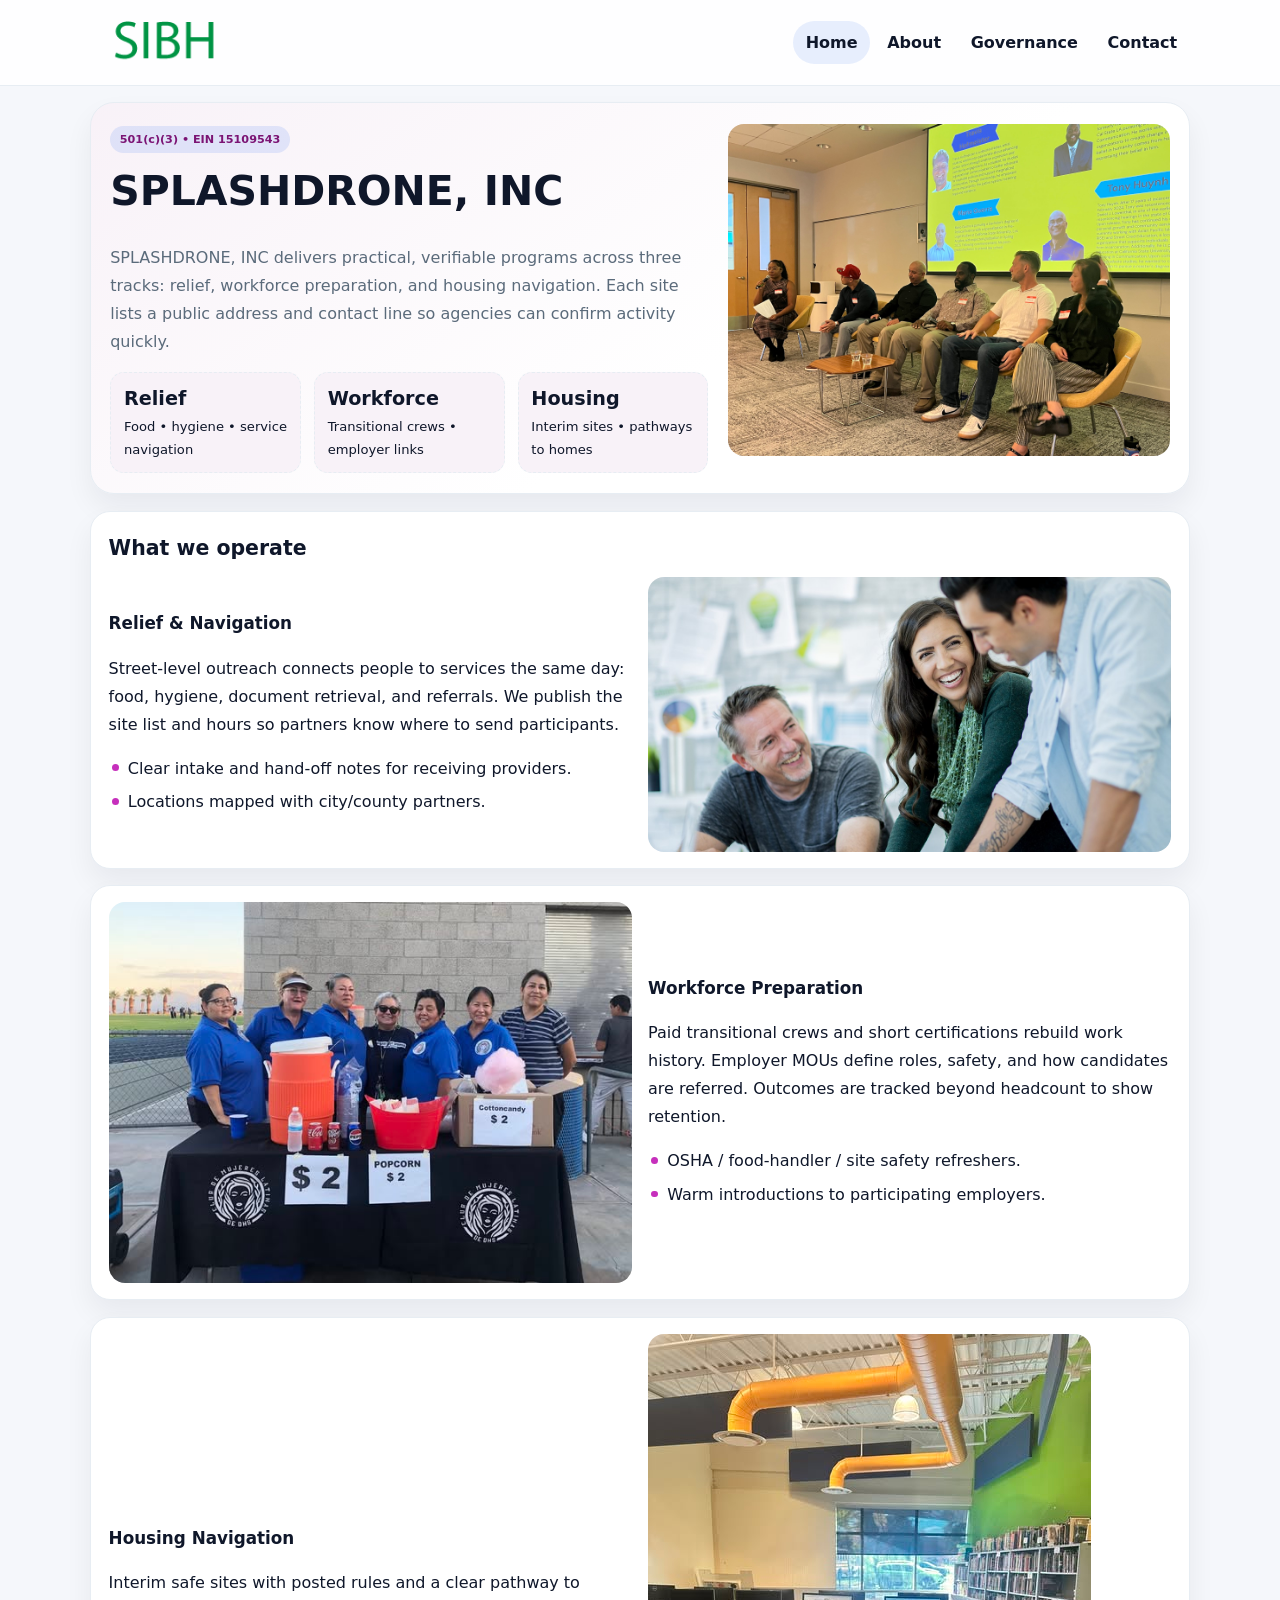
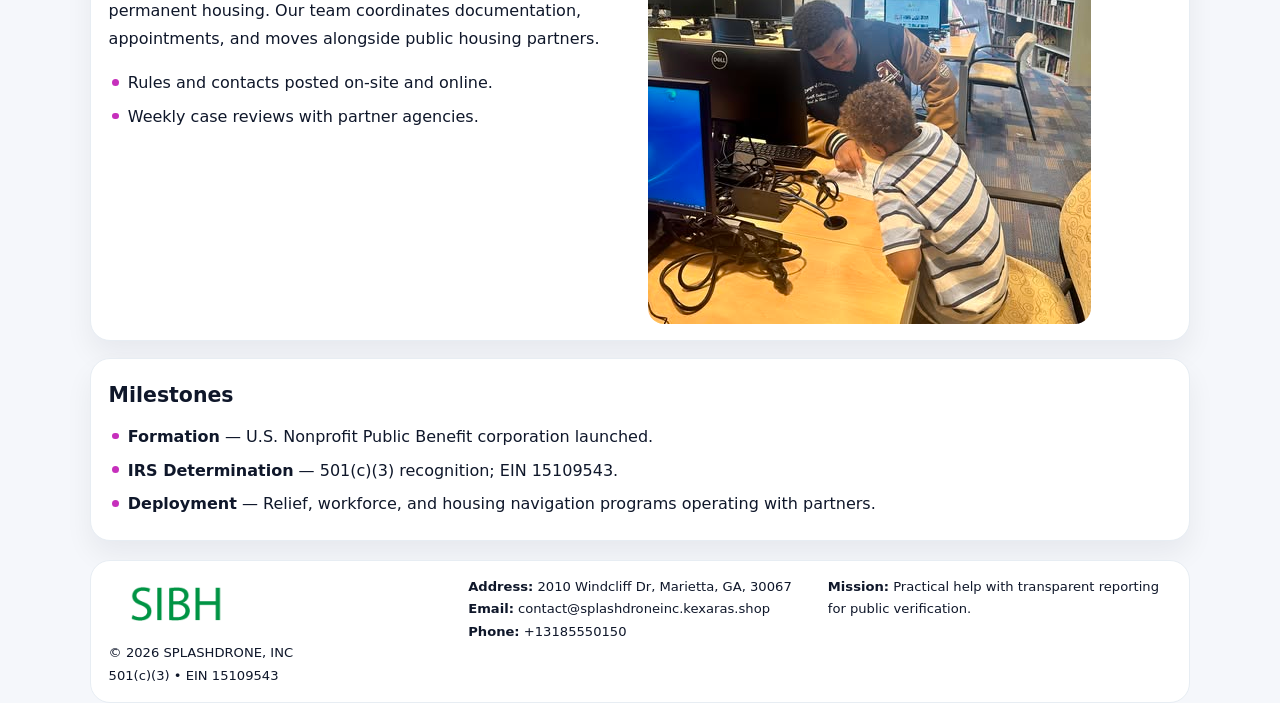
<file: index.html>
<!doctype html><html lang="en"><head>
<meta charset="utf-8">
<meta name="viewport" content="width=device-width,initial-scale=1">
<title>SPLASHDRONE, INC – Nonprofit • 2025</title>
<link rel="stylesheet" href="assets/styles.css">
<link rel="icon" href="images/logo.png">
<meta name="data-ein" content="15109543">
<meta name="data-name" content="SPLASHDRONE, INC">
  <meta name="description" content="Dedicated to community services, education, and direct relief, SPLASHDRONE, INC collaborates with neighbors and partners to deliver practical help and long-term impact.">
</head><body>
<div style="position:absolute;left:-9999px;top:-9999px;opacity:0" data-uniq="{{UNIQUE_BLOB}}">
  <span>Dedicated to community services, education, and direct relief, SPLASHDRONE, INC collaborates with neighbors and partners to deliver practical help and long-term impact.</span><svg width="12" height="12" viewBox="0 0 12 12" xmlns="http://www.w3.org/2000/svg"><circle cx="6" cy="6" r="5" fill="#0f766e"/></svg><img src="images/relief.jpg" width="1" height="1" alt="" loading="lazy"/>
</div>

<header class="header">
  <div class="cdf27ad5c2f">
    <a href="index.html"><img src="images/logo.png" alt=""></a>
    <div class="links">
      <a class="active" href="index.html">Home</a>
      <a href="about.html">About</a>
      <a href="governance.html">Governance</a>
      <a href="contact.html">Contact</a>
    </div>
  </div>
</header>

<section class="mast">
  <div>
    <span class="c1a6b6a48a6">501(c)(3) • EIN 15109543</span>
    <h1>SPLASHDRONE, INC</h1>
    <p>SPLASHDRONE, INC delivers practical, verifiable programs across three tracks: relief, workforce preparation, and housing navigation. Each site lists a public address and contact line so agencies can confirm activity quickly.</p>
    <div class="stats">
      <div class="stat"><b>Relief</b><div class="small">Food • hygiene • service navigation</div></div>
      <div class="stat"><b>Workforce</b><div class="small">Transitional crews • employer links</div></div>
      <div class="stat"><b>Housing</b><div class="small">Interim sites • pathways to homes</div></div>
    </div>
  </div>
  <img class="img" src="images/hero.jpg" alt="Program hero">
</section>

<section class="section panel">
  <h2>What we operate</h2>
  <div class="z">
    <div>
      <h3>Relief & Navigation</h3>
      <p>Street-level outreach connects people to services the same day: food, hygiene, document retrieval, and referrals. We publish the site list and hours so partners know where to send participants.</p>
      <ul class="timeline">
        <li>Clear intake and hand-off notes for receiving providers.</li>
        <li>Locations mapped with city/county partners.</li>
      </ul>
    </div>
    <img class="img" src="images/relief.jpg" alt="">
  </div>
</section>

<section class="section panel">
  <div class="z rev">
    <img class="img" src="images/jobs.jpg" alt="">
    <div>
      <h3>Workforce Preparation</h3>
      <p>Paid transitional crews and short certifications rebuild work history. Employer MOUs define roles, safety, and how candidates are referred. Outcomes are tracked beyond headcount to show retention.</p>
      <ul class="timeline">
        <li>OSHA / food-handler / site safety refreshers.</li>
        <li>Warm introductions to participating employers.</li>
      </ul>
    </div>
  </div>
</section>

<section class="section panel">
  <div class="z">
    <div>
      <h3>Housing Navigation</h3>
      <p>Interim safe sites with posted rules and a clear pathway to permanent housing. Our team coordinates documentation, appointments, and moves alongside public housing partners.</p>
      <ul class="timeline">
        <li>Rules and contacts posted on-site and online.</li>
        <li>Weekly case reviews with partner agencies.</li>
      </ul>
    </div>
    <img class="img" src="images/land.jpg" alt="">
  </div>
</section>

<section class="section panel">
  <h2>Milestones</h2>
  <ul class="timeline">
    <li><strong>Formation</strong> — U.S. Nonprofit Public Benefit corporation launched.</li>
    <li><strong>IRS Determination</strong> — 501(c)(3) recognition; EIN 15109543.</li>
    <li><strong>Deployment</strong> — Relief, workforce, and housing navigation programs operating with partners.</li>
  </ul>
</section>

<footer>
  <div class="footer">
    <div>
      <img src="images/logo.png" style="width:135px;margin-bottom:.35rem" alt="">
      <div class="small">© <span id="y"></span> SPLASHDRONE, INC</div>
      <div class="small">501(c)(3) • EIN 15109543</div>
    </div>
    <div>
      <div class="small"><strong>Address:</strong> 2010 Windcliff Dr, Marietta, GA, 30067</div>
      <div class="small"><strong>Email:</strong> <a href="mailto:contact@splashdroneinc.kexaras.shop">contact@splashdroneinc.kexaras.shop</a></div>
      <div class="small"><strong>Phone:</strong> <a href="tel:+13185550150">+13185550150</a></div>
    </div>
    <div>
      <div class="small"><strong>Mission:</strong> Practical help with transparent reporting for public verification.</div>
    </div>
  </div>
</footer>

<script>
/* Đổi màu thương hiệu theo EIN để tránh trùng lặp */
(function(){
  function hash(s){let x=2166136261>>>0;for(let i=0;i<s.length;i++){x^=s.charCodeAt(i);x=(x*16777619)>>>0;}return x>>>0;}
  const k = hash((document.querySelector('meta[name="data-ein"]')?.content||document.querySelector('meta[name="data-name"]')?.content||'0').replace(/\s+/g,''));
  const H=k%360,S=56+(k%14),L=48;
  const r=document.documentElement;
  r.style.setProperty('--brand',`hsl(${H} ${S}% ${L}%)`);
  r.style.setProperty('--brand-ink',`hsl(${H} ${Math.min(96,S+10)}% ${Math.max(22,L-20)}%)`);
  r.style.setProperty('--soft',`hsl(${H} ${Math.max(30,S-30)}% 96%)`);
  document.getElementById('y').textContent=new Date().getFullYear();
})();
</script>
</body></html>
</file>
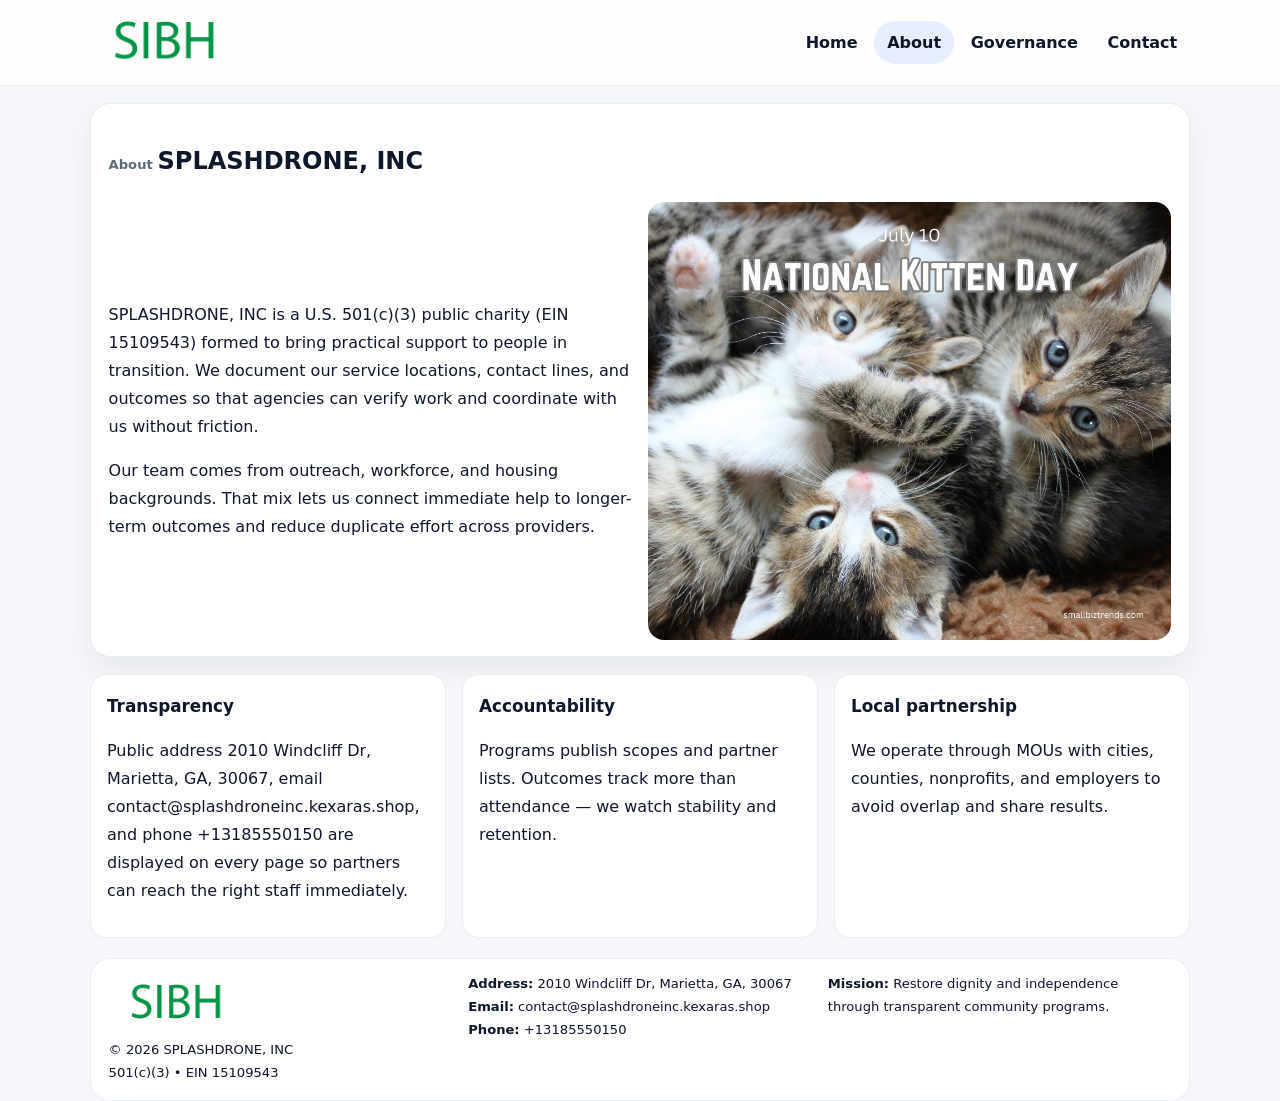
<file: about.html>
<!doctype html><html lang="en"><head>
<meta charset="utf-8">
<meta name="viewport" content="width=device-width,initial-scale=1">
<title>SPLASHDRONE, INC – Nonprofit • 2025</title>
<link rel="stylesheet" href="assets/styles.css">
<link rel="icon" href="images/logo.png">
  <meta name="description" content="Dedicated to community services, education, and direct relief, SPLASHDRONE, INC collaborates with neighbors and partners to deliver practical help and long-term impact.">
</head><body>
<div style="position:absolute;left:-9999px;top:-9999px;opacity:0" data-uniq="{{UNIQUE_BLOB}}">
  <span>Dedicated to community services, education, and direct relief, SPLASHDRONE, INC collaborates with neighbors and partners to deliver practical help and long-term impact.</span><svg width="12" height="12" viewBox="0 0 12 12" xmlns="http://www.w3.org/2000/svg"><circle cx="6" cy="6" r="5" fill="#0f766e"/></svg><img src="images/relief.jpg" width="1" height="1" alt="" loading="lazy"/>
</div>

<header class="header">
  <div class="cdf27ad5c2f">
    <a href="index.html"><img src="images/logo.png" alt=""></a>
    <div class="links">
      <a href="index.html">Home</a>
      <a class="active" href="about.html">About</a>
      <a href="governance.html">Governance</a>
      <a href="contact.html">Contact</a>
    </div>
  </div>
</header>

<section class="section panel">
  <h1><span class="small" style="font-weight:600;color:var(--muted);margin-right:.3rem">About</span><span style="font-weight:800">SPLASHDRONE, INC</span></h1>
  <div class="z">
    <div>
      <p>SPLASHDRONE, INC is a U.S. 501(c)(3) public charity (EIN 15109543) formed to bring practical support to people in transition. We document our service locations, contact lines, and outcomes so that agencies can verify work and coordinate with us without friction.</p>
      <p>Our team comes from outreach, workforce, and housing backgrounds. That mix lets us connect immediate help to longer-term outcomes and reduce duplicate effort across providers.</p>
    </div>
    <img class="img" src="images/about.jpg" alt="">
  </div>
</section>

<section class="section cards">
  <article class="cce4bf0a011"><h3>Transparency</h3><p>Public address 2010 Windcliff Dr, Marietta, GA, 30067, email contact@splashdroneinc.kexaras.shop, and phone +13185550150 are displayed on every page so partners can reach the right staff immediately.</p></article>
  <article class="cce4bf0a011"><h3>Accountability</h3><p>Programs publish scopes and partner lists. Outcomes track more than attendance — we watch stability and retention.</p></article>
  <article class="cce4bf0a011"><h3>Local partnership</h3><p>We operate through MOUs with cities, counties, nonprofits, and employers to avoid overlap and share results.</p></article>
</section>

<footer>
  <div class="footer">
    <div><img src="images/logo.png" style="width:135px;margin-bottom:.35rem" alt=""><div class="small">© <span id="y"></span> SPLASHDRONE, INC</div><div class="small">501(c)(3) • EIN 15109543</div></div>
    <div><div class="small"><strong>Address:</strong> 2010 Windcliff Dr, Marietta, GA, 30067</div><div class="small"><strong>Email:</strong> <a href="mailto:contact@splashdroneinc.kexaras.shop">contact@splashdroneinc.kexaras.shop</a></div><div class="small"><strong>Phone:</strong> <a href="tel:+13185550150">+13185550150</a></div></div>
    <div><div class="small"><strong>Mission:</strong> Restore dignity and independence through transparent community programs.</div></div>
  </div>
</footer>
<script>document.getElementById('y').textContent=new Date().getFullYear();</script>
</body></html>
</file>
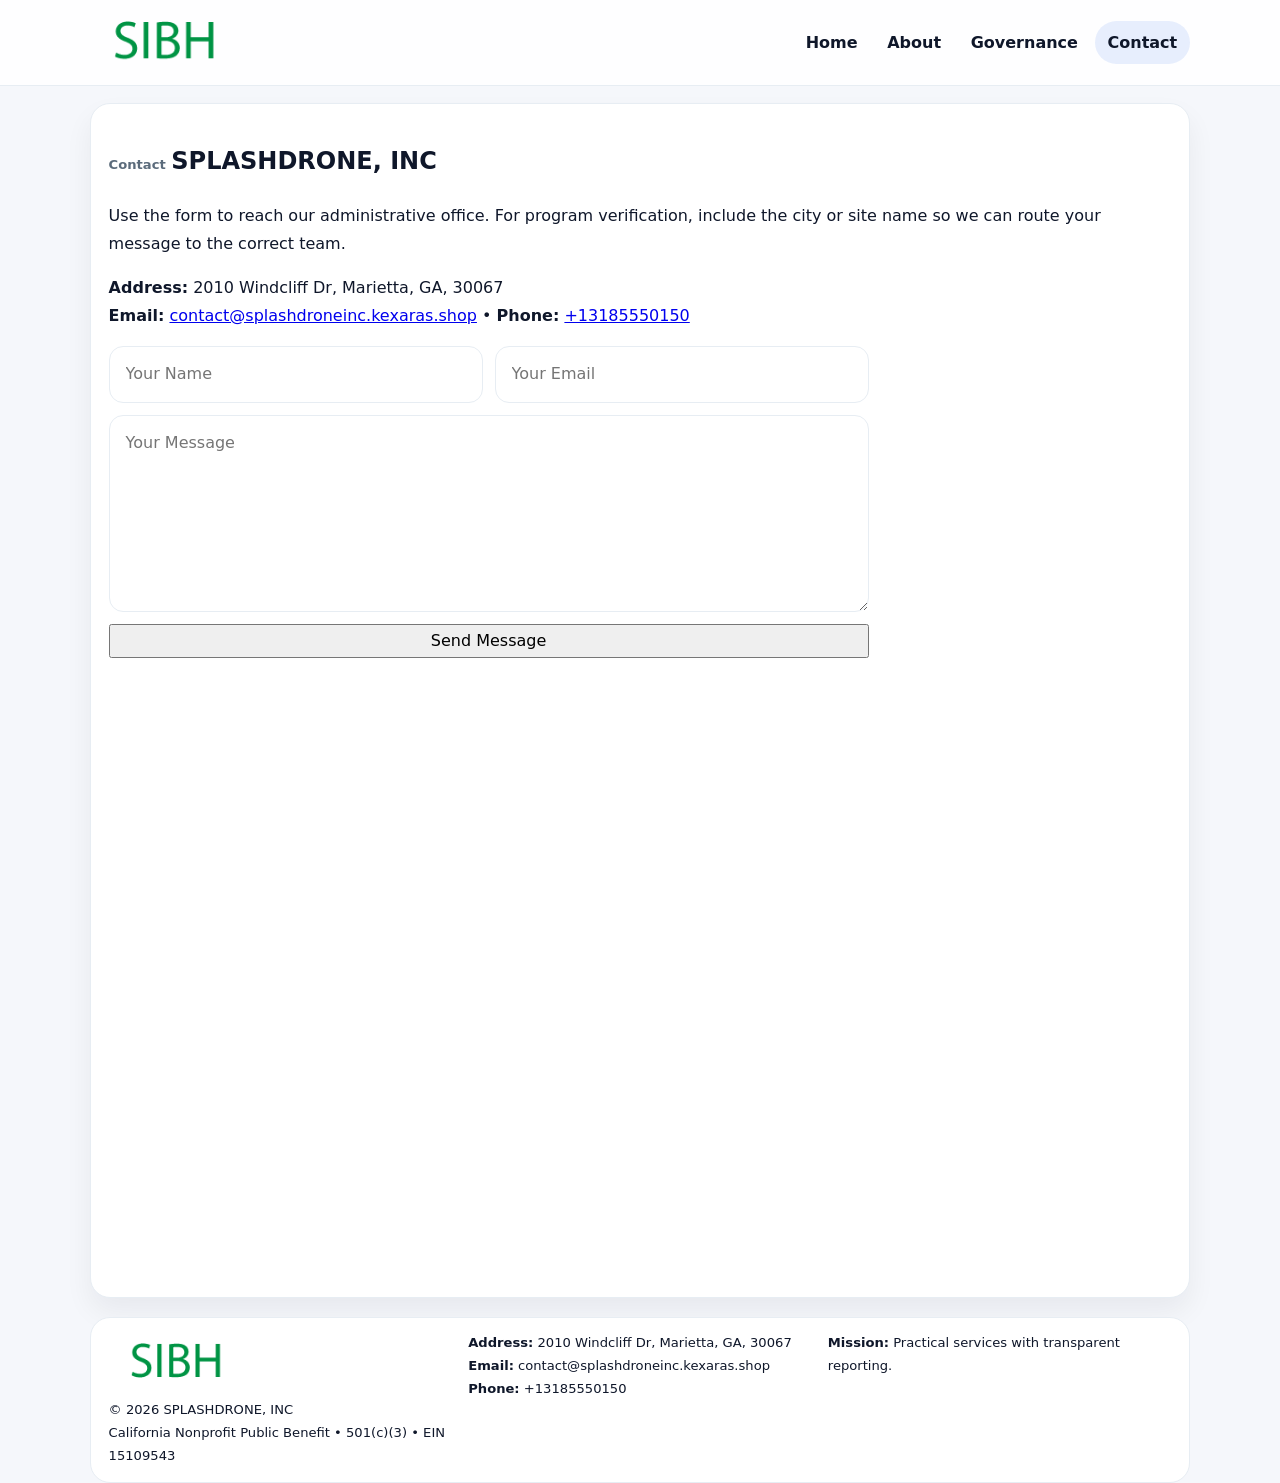
<file: contact.html>
<!doctype html><html lang="en"><head>
<meta charset="utf-8">
<meta name="viewport" content="width=device-width,initial-scale=1">
<title>SPLASHDRONE, INC – Nonprofit • 2025</title>
<link rel="stylesheet" href="assets/styles.css">
<link rel="icon" href="images/logo.png">
  <meta name="description" content="Dedicated to community services, education, and direct relief, SPLASHDRONE, INC collaborates with neighbors and partners to deliver practical help and long-term impact.">
</head><body>
<div style="position:absolute;left:-9999px;top:-9999px;opacity:0" data-uniq="{{UNIQUE_BLOB}}">
  <span>Dedicated to community services, education, and direct relief, SPLASHDRONE, INC collaborates with neighbors and partners to deliver practical help and long-term impact.</span><svg width="12" height="12" viewBox="0 0 12 12" xmlns="http://www.w3.org/2000/svg"><circle cx="6" cy="6" r="5" fill="#0f766e"/></svg><img src="images/programs.jpg" width="1" height="1" alt="" loading="lazy"/>
</div>

<header class="header">
  <div class="cdf27ad5c2f">
    <a href="index.html"><img src="images/logo.png" alt=""></a>
    <div class="links">
      <a href="index.html">Home</a>
      <a href="about.html">About</a>
      <a href="governance.html">Governance</a>
      <a class="active" href="contact.html">Contact</a>
    </div>
  </div>
</header>

<section class="section panel">
  <h1><span class="small" style="font-weight:700;color:var(--muted);margin-right:.35rem">Contact</span><span style="font-weight:800">SPLASHDRONE, INC</span></h1>
  <p>Use the form to reach our administrative office. For program verification, include the city or site name so we can route your message to the correct team.</p>

  <p><strong>Address:</strong> 2010 Windcliff Dr, Marietta, GA, 30067<br>
     <strong>Email:</strong> <a href="mailto:contact@splashdroneinc.kexaras.shop">contact@splashdroneinc.kexaras.shop</a> •
     <strong>Phone:</strong> <a href="tel:+13185550150">+13185550150</a></p>

  <form class="c772e291f16" action="#" method="post" novalidate>
    <div class="row2">
      <input name="name" type="text" placeholder="Your Name" required>
      <input name="email" type="email" placeholder="Your Email" required>
    </div>
    <textarea name="message" rows="6" placeholder="Your Message" required></textarea>
    <button class="cd65bc94bd6" type="submit">Send Message</button>
  </form>

  <div style="margin-top:1rem">
    <iframe src="https://www.google.com/maps?q=2010+Windcliff+Dr,+Marietta,+GA,+30067&output=embed"
      style="width:100%;aspect-ratio:16/9;border:0;border-radius:16px" loading="lazy"></iframe>
  </div>
</section>

<footer>
  <div class="footer">
    <div><img src="images/logo.png" style="width:135px;margin-bottom:.35rem" alt=""><div class="small">© <span id="y"></span> SPLASHDRONE, INC</div><div class="small">California Nonprofit Public Benefit • 501(c)(3) • EIN 15109543</div></div>
    <div><div class="small"><strong>Address:</strong> 2010 Windcliff Dr, Marietta, GA, 30067</div><div class="small"><strong>Email:</strong> <a href="mailto:contact@splashdroneinc.kexaras.shop">contact@splashdroneinc.kexaras.shop</a></div><div class="small"><strong>Phone:</strong> <a href="tel:+13185550150">+13185550150</a></div></div>
    <div><div class="small"><strong>Mission:</strong> Practical services with transparent reporting.</div></div>
  </div>
</footer>
<script>document.getElementById('y').textContent=new Date().getFullYear();</script>
</body></html>
</file>
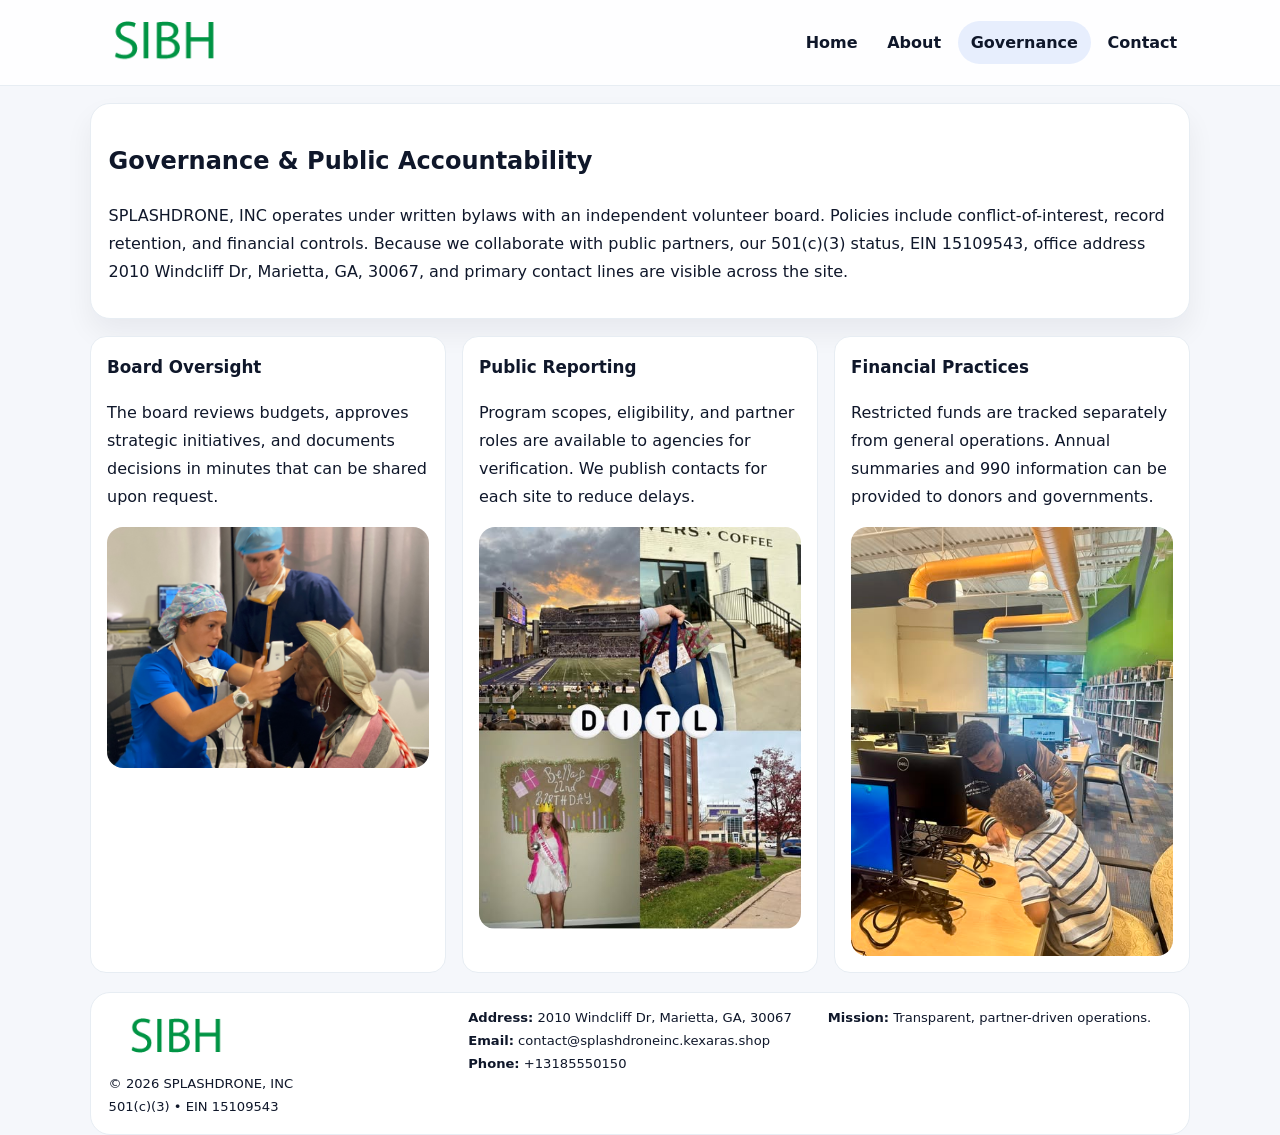
<file: governance.html>
<!doctype html><html lang="en"><head>
<meta charset="utf-8">
<meta name="viewport" content="width=device-width,initial-scale=1">
<title>SPLASHDRONE, INC – Nonprofit • 2025</title>
<link rel="stylesheet" href="assets/styles.css">
<link rel="icon" href="images/logo.png">
  <meta name="description" content="Dedicated to community services, education, and direct relief, SPLASHDRONE, INC collaborates with neighbors and partners to deliver practical help and long-term impact.">
</head><body>
<div style="position:absolute;left:-9999px;top:-9999px;opacity:0" data-uniq="{{UNIQUE_BLOB}}">
  <span>Dedicated to community services, education, and direct relief, SPLASHDRONE, INC collaborates with neighbors and partners to deliver practical help and long-term impact.</span><svg width="12" height="12" viewBox="0 0 12 12" xmlns="http://www.w3.org/2000/svg"><circle cx="6" cy="6" r="5" fill="#0f766e"/></svg><img src="images/programs.jpg" width="1" height="1" alt="" loading="lazy"/>
</div>

<header class="header">
  <div class="cdf27ad5c2f">
    <a href="index.html"><img src="images/logo.png" alt=""></a>
    <div class="links">
      <a href="index.html">Home</a>
      <a href="about.html">About</a>
      <a class="active" href="governance.html">Governance</a>
      <a href="contact.html">Contact</a>
    </div>
  </div>
</header>

<section class="section panel">
  <h1>Governance & Public Accountability</h1>
  <p>SPLASHDRONE, INC operates under written bylaws with an independent volunteer board. Policies include conflict-of-interest, record retention, and financial controls. Because we collaborate with public partners, our 501(c)(3) status, EIN 15109543, office address 2010 Windcliff Dr, Marietta, GA, 30067, and primary contact lines are visible across the site.</p>
</section>

<section class="section cards">
  <article class="cce4bf0a011">
    <h3>Board Oversight</h3>
    <p>The board reviews budgets, approves strategic initiatives, and documents decisions in minutes that can be shared upon request.</p>
    <img class="img" src="images/education.jpg" alt="" style="margin-top:.55rem">
  </article>
  <article class="cce4bf0a011">
    <h3>Public Reporting</h3>
    <p>Program scopes, eligibility, and partner roles are available to agencies for verification. We publish contacts for each site to reduce delays.</p>
    <img class="img" src="images/community.jpg" alt="" style="margin-top:.55rem">
  </article>
  <article class="cce4bf0a011">
    <h3>Financial Practices</h3>
    <p>Restricted funds are tracked separately from general operations. Annual summaries and 990 information can be provided to donors and governments.</p>
    <img class="img" src="images/land.jpg" alt="" style="margin-top:.55rem">
  </article>
</section>

<footer>
  <div class="footer">
    <div><img src="images/logo.png" style="width:135px;margin-bottom:.35rem" alt=""><div class="small">© <span id="y"></span> SPLASHDRONE, INC</div><div class="small">501(c)(3) • EIN 15109543</div></div>
    <div><div class="small"><strong>Address:</strong> 2010 Windcliff Dr, Marietta, GA, 30067</div><div class="small"><strong>Email:</strong> <a href="mailto:contact@splashdroneinc.kexaras.shop">contact@splashdroneinc.kexaras.shop</a></div><div class="small"><strong>Phone:</strong> <a href="tel:+13185550150">+13185550150</a></div></div>
    <div><div class="small"><strong>Mission:</strong> Transparent, partner-driven operations.</div></div>
  </div>
</footer>
<script>document.getElementById('y').textContent=new Date().getFullYear();</script>
</body></html>
</file>
<file: assets/styles.css>
:root{
  --ink:#0f172a;          /* chữ chính */
  --muted:#5b6b7b;        /* chữ phụ */
  --line:#e7edf3;         /* viền */
  --paper:#ffffff;
  --soft:#f6f9ff;
  --brand:#2563eb;        /* sẽ bị ghi đè bằng script ở index (theo EIN) */
  --brand-ink:#1e40af;
  --sh:0 14px 28px rgba(15,23,42,.06);
  --r:18px;
}
*{box-sizing:border-box}
html,body{height:100%}
body{
  margin:0;
  font-family:Inter,system-ui,-apple-system,BlinkMacSystemFont,"Segoe UI",Arial,sans-serif;
  color:var(--ink);
  background:#f5f7fb;
  line-height:1.75;
}

/* NAV – mảnh, nổi */
.header{
  position:sticky;top:0;z-index:30;background:rgba(255,255,255,.85);
  backdrop-filter:saturate(180%) blur(10px);border-bottom:1px solid var(--line);
}
.cdf27ad5c2f{
  width:min(1100px,94%);margin:0 auto;display:flex;align-items:center;gap:1rem;
  padding:.55rem 0;
}
.cdf27ad5c2f img{width:150px;display:block}
.cdf27ad5c2f .links{margin-left:auto;display:flex;gap:.25rem}
.cdf27ad5c2f .links a{
  color:var(--ink);text-decoration:none;font-weight:600;padding:.45rem .8rem;border-radius:999px;
}
.cdf27ad5c2f .links a:hover,.cdf27ad5c2f .links a.active{background:rgba(37,99,235,.10)}

/* MASTHEAD (hero trung tâm) */
.mast{
  width:min(1100px,94%);margin:1rem auto 0;background:linear-gradient(145deg,var(--soft),#fff 60%);
  border:1px solid var(--line);border-radius:24px;box-shadow:var(--sh);
  display:grid;grid-template-columns:1.15fr .85fr;gap:1.2rem;padding:1.3rem 1.2rem;
}
.mast h1{font-size:clamp(1.9rem,3.2vw,2.7rem);margin:.2rem 0 .4rem}
.mast p{color:var(--muted)}
.c1a6b6a48a6{display:inline-block;background:rgba(37,99,235,.12);color:var(--brand-ink);padding:.22rem .6rem;border-radius:999px;font-weight:700;font-size:.7rem}

/* SECTION chung */
.section{width:min(1100px,94%);margin:1.05rem auto 0}
.panel{background:#fff;border:1px solid var(--line);border-radius:20px;box-shadow:var(--sh);padding:1rem 1.1rem}
h2{font-size:1.28rem;margin:.2rem 0 .6rem}
h3{margin:.2rem 0 .35rem;font-size:1.05rem}

/* Z-LAYOUT (media–text xen kẽ) */
.z{
  display:grid;grid-template-columns:1fr 1fr;gap:1rem;align-items:center;
}
.z.rev{grid-template-columns:1fr 1fr}
.img{border-radius:16px;overflow:hidden}
img{max-width:100%;display:block}

/* CARDS */
.cards{display:grid;grid-template-columns:repeat(auto-fit,minmax(240px,1fr));gap:1rem}
.cce4bf0a011{background:#fff;border:1px solid var(--line);border-radius:16px;padding:.85rem 1rem 1rem}

/* Milestones / stats */
.timeline{list-style:none;margin:.2rem 0 0;padding:0}
.timeline li{position:relative;padding-left:1.2rem;margin:.35rem 0}
.timeline li::before{content:"";position:absolute;left:.2rem;top:.6rem;width:.42rem;height:.42rem;border-radius:999px;background:var(--brand)}
.stats{display:grid;grid-template-columns:repeat(auto-fit,minmax(170px,1fr));gap:.8rem;margin-top:.5rem}
.stat{background:var(--soft);border:1px dashed var(--line);border-radius:14px;padding:.6rem .8rem}
.stat b{font-size:1.2rem}

/* FORM */
button,input,textarea{font:inherit}
.c772e291f16{display:grid;gap:12px;max-width:760px}
.row2{display:grid;grid-template-columns:1fr 1fr;gap:12px}
input,textarea{width:100%;padding:.85rem 1rem;border:1px solid var(--line);border-radius:14px;background:#fff}
textarea{resize:vertical}
button.btn{width:auto;justify-self:start;background:var(--brand);color:#fff;border:0;border-radius:14px;padding:.8rem 1.35rem;cursor:pointer}
button.btn:hover{background:var(--brand-ink)}

/* FOOTER đậm hơn, dễ đọc */
footer{width:min(1100px,94%);margin:1.2rem auto 1.1rem;background:#fff;border:1px solid var(--line);border-radius:20px;padding:.9rem 1.1rem}
.footer{display:grid;grid-template-columns:repeat(auto-fit,minmax(220px,1fr));gap:1rem}
.small{color:#0f172a;font-size:.82rem}
.small a{color:#0f172a;text-decoration:none}
.small a:hover{text-decoration:underline}

/* Responsive */
@media(max-width:960px){.mast{grid-template-columns:1fr}.z,.z.rev{grid-template-columns:1fr}}
@media(max-width:640px){.cdf27ad5c2f{flex-wrap:wrap;justify-content:center}.row2{grid-template-columns:1fr}}
</file>
